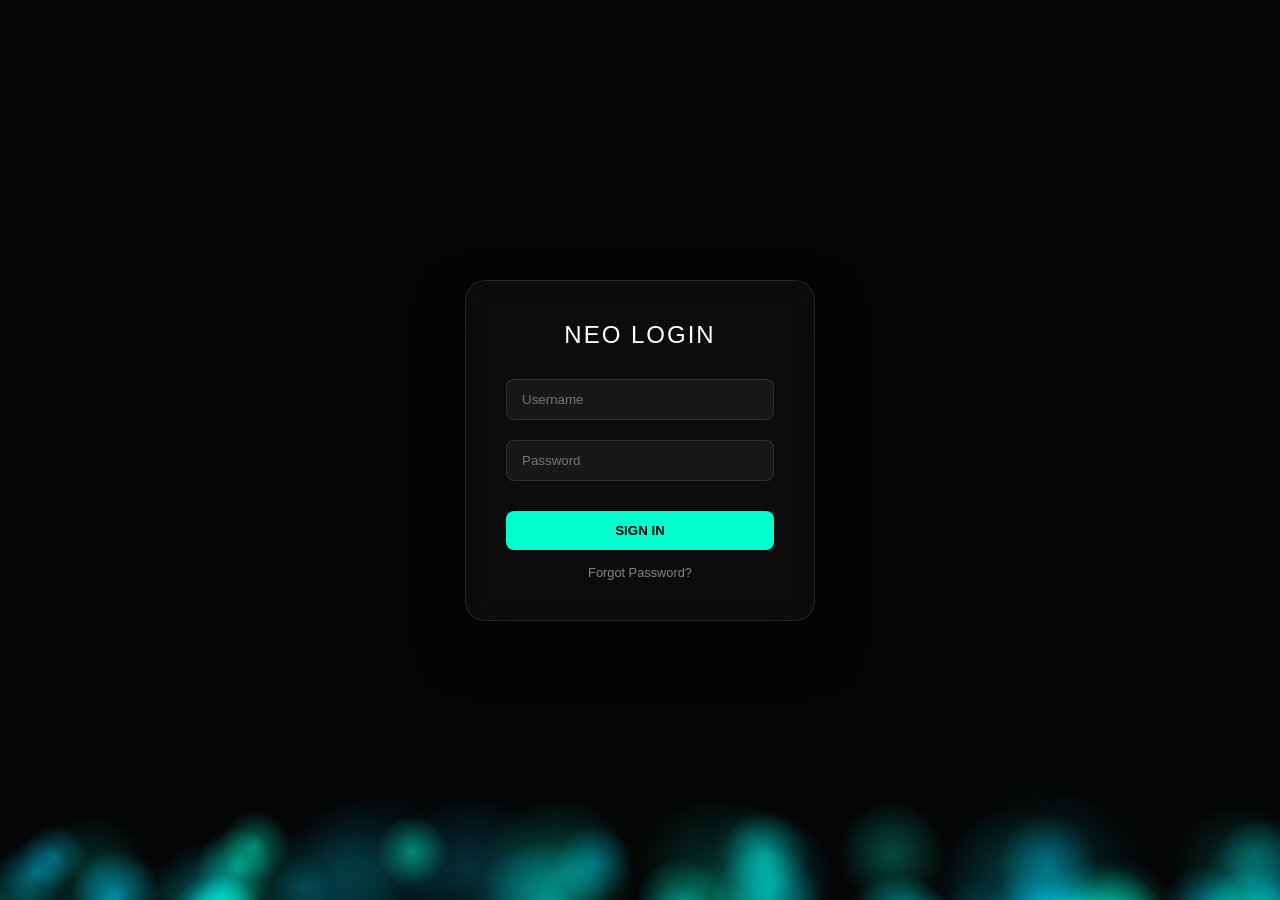
<file: test files/test1.html>
<!DOCTYPE html>
<html lang="en">
<head>
    <meta charset="UTF-8">
    <meta name="viewport" content="width=device-width, initial-scale=1.0">
    <title>Neo Smoke Login</title>
    <style>
        /* 1. Reset and Base Styles */
        * {
            margin: 0;
            padding: 0;
            box-sizing: border-box;
            font-family: 'Segoe UI', Tahoma, Geneva, Verdana, sans-serif;
        }

        body {
            background: #050505;
            height: 100vh;
            width: 100vw;
            display: flex;
            justify-content: center;
            align-items: center;
            overflow: hidden;
        }

        /* 2. Background Canvas */
        #smokeCanvas {
            position: absolute;
            top: 0;
            left: 0;
            width: 100%;
            height: 100%;
            z-index: 1;
        }

        /* 3. Neo Glassmorphism Login Box */
        .login-card {
            position: relative;
            z-index: 10;
            background: rgba(255, 255, 255, 0.03);
            backdrop-filter: blur(15px);
            -webkit-backdrop-filter: blur(15px);
            border: 1px solid rgba(255, 255, 255, 0.1);
            padding: 40px;
            border-radius: 20px;
            width: 350px;
            box-shadow: 0 25px 50px rgba(0, 0, 0, 0.5);
            text-align: center;
        }

        h2 {
            color: #fff;
            margin-bottom: 30px;
            letter-spacing: 2px;
            text-transform: uppercase;
            font-weight: 300;
        }

        .input-group {
            margin-bottom: 20px;
        }

        input {
            width: 100%;
            padding: 12px 15px;
            background: rgba(255, 255, 255, 0.05);
            border: 1px solid rgba(255, 255, 255, 0.1);
            border-radius: 8px;
            color: #fff;
            outline: none;
            transition: 0.3s;
        }

        input:focus {
            border-color: #00ffcc;
            box-shadow: 0 0 10px rgba(0, 255, 204, 0.3);
        }

        button {
            width: 100%;
            padding: 12px;
            margin-top: 10px;
            border: none;
            border-radius: 8px;
            background: #00ffcc;
            color: #000;
            font-weight: bold;
            cursor: pointer;
            transition: 0.3s;
            text-transform: uppercase;
        }

        button:hover {
            background: #00cca3;
            transform: translateY(-2px);
            box-shadow: 0 5px 15px rgba(0, 255, 204, 0.4);
        }

        a {
            display: block;
            margin-top: 15px;
            color: rgba(255, 255, 255, 0.5);
            text-decoration: none;
            font-size: 0.8rem;
        }

        a:hover { color: #00ffcc; }
    </style>
</head>
<body>

    <canvas id="smokeCanvas"></canvas>

    <div class="login-card">
        <h2>Neo Login</h2>
        <div class="input-group">
            <input type="text" placeholder="Username" required>
        </div>
        <div class="input-group">
            <input type="password" placeholder="Password" required>
        </div>
        <button type="submit">Sign In</button>
        <a href="#">Forgot Password?</a>
    </div>

    <script>
        const canvas = document.getElementById('smokeCanvas');
        const ctx = canvas.getContext('2d');

        let particles = [];
        const particleCount = 80;

        function resize() {
            canvas.width = window.innerWidth;
            canvas.height = window.innerHeight;
        }

        window.addEventListener('resize', resize);
        resize();

        class Particle {
            constructor() {
                this.init();
            }

            init() {
                this.x = Math.random() * canvas.width;
                this.y = canvas.height + Math.random() * 100;
                this.size = Math.random() * 60 + 20;
                this.speedY = Math.random() * 0.8 + 0.4;
                this.speedX = (Math.random() - 0.5) * 1;
                this.opacity = Math.random() * 0.5 + 0.1;
                // Neo Palette: Cyan to Teal
                this.hue = Math.random() > 0.5 ? 170 : 190; 
            }

            update() {
                this.y -= this.speedY;
                this.x += this.speedX;
                this.size += 0.15;
                this.opacity -= 0.003;

                if (this.opacity <= 0 || this.y < -this.size) {
                    this.init();
                }
            }

            draw() {
                ctx.beginPath();
                // Radial gradient for soft smoke feel
                let gradient = ctx.createRadialGradient(
                    this.x, this.y, 0, 
                    this.x, this.y, this.size
                );
                gradient.addColorStop(0, `hsla(${this.hue}, 100%, 50%, ${this.opacity})`);
                gradient.addColorStop(1, `hsla(${this.hue}, 100%, 50%, 0)`);
                
                ctx.fillStyle = gradient;
                ctx.arc(this.x, this.y, this.size, 0, Math.PI * 2);
                ctx.fill();
            }
        }

        function setup() {
            for (let i = 0; i < particleCount; i++) {
                particles.push(new Particle());
            }
        }

        function animate() {
            // Clears canvas while keeping a slight blur trail
            ctx.clearRect(0, 0, canvas.width, canvas.height);
            
            // "lighter" mode makes overlapping smoke look like glowing neon
            ctx.globalCompositeOperation = 'lighter';

            particles.forEach(p => {
                p.update();
                p.draw();
            });

            requestAnimationFrame(animate);
        }

        setup();
        animate();
    </script>
</body>
</html>
</file>
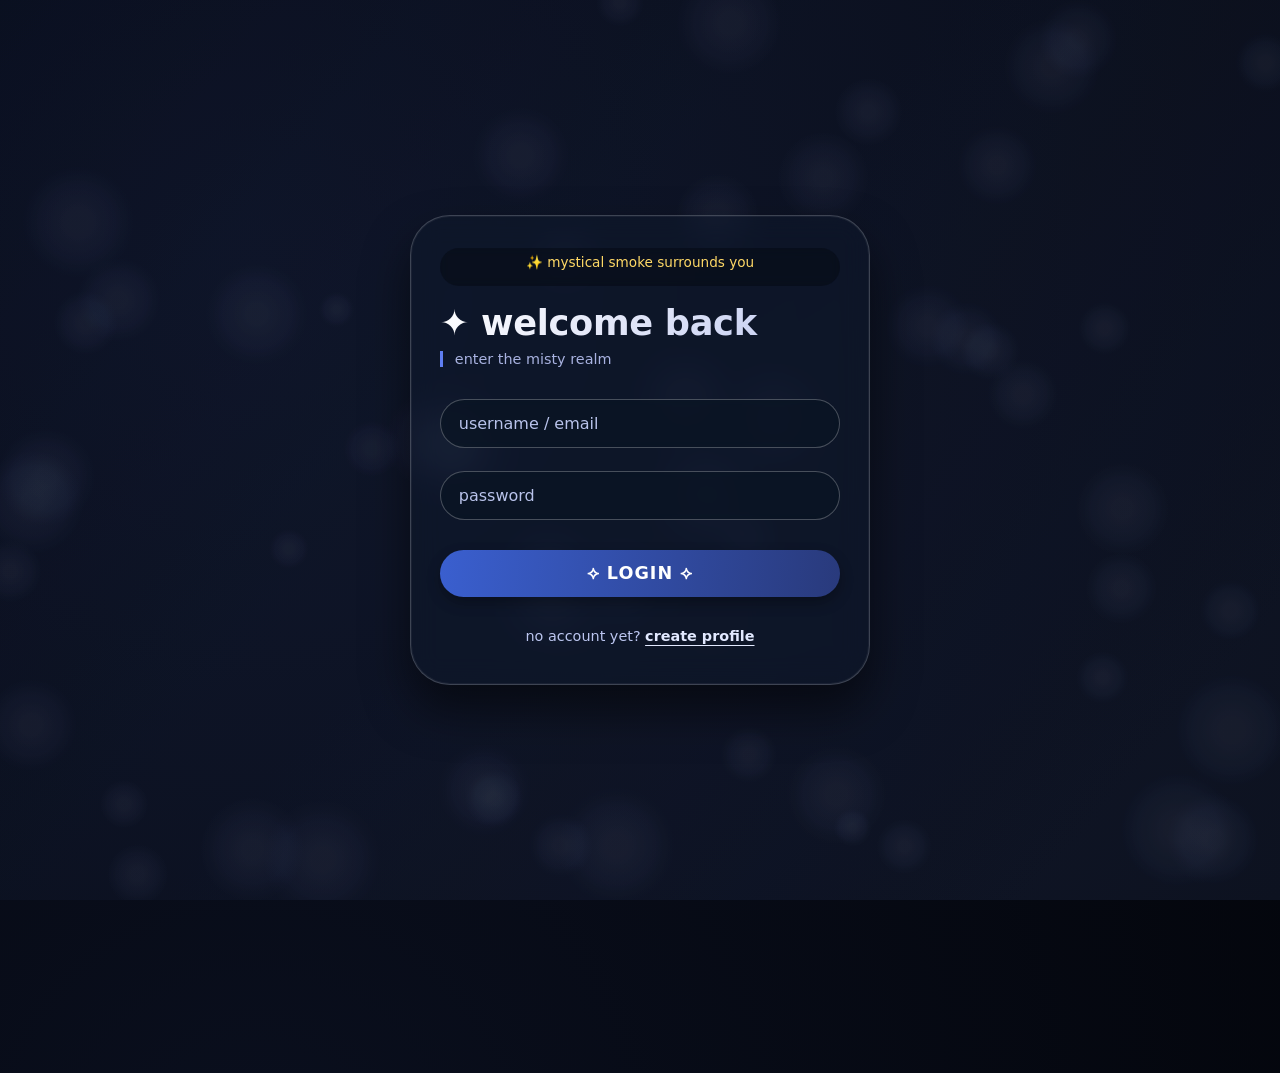
<file: test files/test@.html>
<!DOCTYPE html>
<html lang="en">
<head>
  <meta charset="UTF-8">
  <meta name="viewport" content="width=device-width, initial-scale=1.0, user-scalable=no">
  <title>Smoke Effect | Nebula Login & Register</title>
  <style>
    * {
      margin: 0;
      padding: 0;
      box-sizing: border-box;
      font-family: 'Poppins', 'Segoe UI', system-ui, sans-serif;
    }

    body {
      min-height: 100vh;
      background: radial-gradient(circle at 20% 30%, #0a0f1e, #03050b);
      display: flex;
      align-items: center;
      justify-content: center;
      overflow-x: hidden;
      position: relative;
    }

    /* smoke canvas background - wispy, animated fog */
    #smoke-canvas {
      position: fixed;
      top: 0;
      left: 0;
      width: 100%;
      height: 100%;
      pointer-events: none;
      z-index: 1;
      opacity: 0.65;
      mix-blend-mode: screen;
    }

    /* glassmorphic card container */
    .glass-panel {
      position: relative;
      z-index: 10;
      background: rgba(15, 25, 45, 0.45);
      backdrop-filter: blur(14px);
      border-radius: 2.5rem;
      border: 1px solid rgba(255, 255, 255, 0.2);
      box-shadow: 0 25px 45px rgba(0, 0, 0, 0.5), 0 0 0 1px rgba(255, 255, 255, 0.05) inset;
      width: 460px;
      max-width: 92%;
      padding: 2rem 1.8rem 2.5rem;
      transition: all 0.3s ease;
    }

    /* form wrapper animation */
    .form-container {
      transition: opacity 0.45s cubic-bezier(0.2, 0.9, 0.4, 1.1), transform 0.45s cubic-bezier(0.2, 0.9, 0.4, 1.1);
    }

    .fade-slide {
      opacity: 1;
      transform: translateY(0);
    }

    .fade-slide.hide {
      opacity: 0;
      transform: translateY(18px);
      pointer-events: none;
      position: absolute;
    }

    h2 {
      font-size: 2.2rem;
      font-weight: 600;
      background: linear-gradient(135deg, #ffffff, #bfc9f0);
      background-clip: text;
      -webkit-background-clip: text;
      color: transparent;
      letter-spacing: -0.3px;
      margin-bottom: 0.5rem;
    }

    .sub {
      color: #a8b2e0;
      font-weight: 400;
      font-size: 0.9rem;
      margin-bottom: 2rem;
      border-left: 3px solid #5f7ef2;
      padding-left: 12px;
    }

    .input-group {
      margin-bottom: 1.4rem;
    }

    .input-group input {
      width: 100%;
      background: rgba(10, 20, 35, 0.65);
      border: 1px solid rgba(255, 255, 255, 0.25);
      padding: 14px 18px;
      border-radius: 60px;
      font-size: 1rem;
      color: white;
      outline: none;
      transition: all 0.25s;
      backdrop-filter: blur(4px);
    }

    .input-group input:focus {
      border-color: #8aa3ff;
      box-shadow: 0 0 12px rgba(100, 130, 255, 0.3);
      background: rgba(20, 35, 55, 0.8);
    }

    .input-group input::placeholder {
      color: #b9c3eb;
      font-weight: 300;
    }

    button {
      width: 100%;
      background: linear-gradient(95deg, #3a5fcf, #293a7c);
      border: none;
      padding: 13px;
      border-radius: 60px;
      font-size: 1.1rem;
      font-weight: 600;
      color: white;
      cursor: pointer;
      transition: 0.2s;
      margin-top: 8px;
      letter-spacing: 1px;
      box-shadow: 0 6px 14px rgba(0, 0, 0, 0.3);
    }

    button:hover {
      transform: scale(0.98);
      background: linear-gradient(95deg, #4f72e0, #2e4085);
      box-shadow: 0 0 10px #5f7ef2aa;
    }

    .toggle-text {
      text-align: center;
      margin-top: 1.9rem;
      font-size: 0.9rem;
      color: #bcc6f0;
    }

    .toggle-link {
      color: #e2e9ff;
      font-weight: 600;
      cursor: pointer;
      text-decoration: underline;
      text-underline-offset: 4px;
      transition: 0.2s;
    }

    .toggle-link:hover {
      color: white;
      text-shadow: 0 0 3px #8aa3ff;
    }

    .message-area {
      margin-bottom: 1rem;
      font-size: 0.85rem;
      text-align: center;
      min-height: 38px;
      color: #ffd966;
      font-weight: 400;
      background: rgba(0, 0, 0, 0.3);
      border-radius: 40px;
      padding: 6px 12px;
      backdrop-filter: blur(4px);
    }

    /* subtle smoke outlines */
    @keyframes glowPulse {
      0% { border-color: rgba(255,255,240,0.1);}
      100% { border-color: rgba(255,255,240,0.3);}
    }

    @media (max-width: 500px) {
      .glass-panel {
        padding: 1.5rem;
      }
      h2 {
        font-size: 1.8rem;
      }
    }
  </style>
</head>
<body>

  <canvas id="smoke-canvas"></canvas>

  <div class="glass-panel">
    <!-- Dynamic message for feedback -->
    <div class="message-area" id="statusMsg">✨ mystical smoke surrounds you</div>

    <!-- LOGIN FORM -->
    <div id="loginForm" class="form-container fade-slide">
      <h2>✦ welcome back</h2>
      <div class="sub">enter the misty realm</div>
      <div class="input-group">
        <input type="text" id="loginUsername" placeholder="username / email" autocomplete="username">
      </div>
      <div class="input-group">
        <input type="password" id="loginPassword" placeholder="password" autocomplete="current-password">
      </div>
      <button id="loginBtn">⟡ LOGIN ⟡</button>
      <div class="toggle-text">
        no account yet? <span class="toggle-link" id="showRegisterLink">create profile</span>
      </div>
    </div>

    <!-- REGISTER FORM (initially hidden but in dom) -->
    <div id="registerForm" class="form-container fade-slide hide">
      <h2>✧ join the fog</h2>
      <div class="sub">become part of the smoke</div>
      <div class="input-group">
        <input type="text" id="regUsername" placeholder="choose username" autocomplete="off">
      </div>
      <div class="input-group">
        <input type="email" id="regEmail" placeholder="email address" autocomplete="off">
      </div>
      <div class="input-group">
        <input type="password" id="regPassword" placeholder="create password" autocomplete="new-password">
      </div>
      <button id="registerBtn">✧ REGISTER ✧</button>
      <div class="toggle-text">
        already have an account? <span class="toggle-link" id="showLoginLink">return to login</span>
      </div>
    </div>
  </div>

  <script>
    (function() {
      // ---------- SMOKE EFFECT CANVAS (procedural fluid-like wisps) ----------
      const canvas = document.getElementById('smoke-canvas');
      let ctx = canvas.getContext('2d');
      let width, height;
      let particles = [];
      let animationId;
      
      // Resize handler
      function resizeCanvas() {
        width = window.innerWidth;
        height = window.innerHeight;
        canvas.width = width;
        canvas.height = height;
        if (ctx) {
          ctx.fillStyle = '#03050b';
          ctx.fillRect(0, 0, width, height);
        }
      }
      
      // smoke particle: soft circles with drift and life, blending
      class SmokeParticle {
        constructor(x, y, radius, speedX, speedY, alpha, growth, color) {
          this.x = x;
          this.y = y;
          this.radius = radius;
          this.speedX = speedX;
          this.speedY = speedY;
          this.alpha = alpha;
          this.growth = growth;   // slowly shrink or grow
          this.color = color || `rgba(180, 200, 255, ${alpha})`;
          this.life = 1.0;        // full life
          this.decay = 0.002 + Math.random() * 0.003;
        }
        
        update() {
          this.x += this.speedX;
          this.y += this.speedY;
          this.radius += this.growth;
          this.life -= this.decay;
          this.alpha = Math.min(0.38, this.life * 0.45);
          // keep radius within pleasing range
          if (this.radius < 4) this.radius = 4;
          if (this.radius > 95) this.radius = 95;
          // wrap around edges with smooth drift? but smoke better fade and reset
          // but we will just return false if dead
          return this.life > 0.03;
        }
        
        draw(context) {
          context.save();
          context.globalAlpha = this.alpha * 0.7;
          context.beginPath();
          // radial gradient for soft wispy look
          const grd = context.createRadialGradient(this.x, this.y, this.radius * 0.2, this.x, this.y, this.radius);
          grd.addColorStop(0, `rgba(210, 225, 255, ${this.alpha * 0.9})`);
          grd.addColorStop(0.6, `rgba(140, 170, 240, ${this.alpha * 0.6})`);
          grd.addColorStop(1, `rgba(90, 110, 180, 0)`);
          context.fillStyle = grd;
          context.arc(this.x, this.y, this.radius, 0, Math.PI * 2);
          context.fill();
          context.restore();
        }
      }
      
      let smokeParticles = [];
      let lastTimestamp = 0;
      
      function initSmokeEnvironment() {
        // create 40 initial random smoke blobs
        for (let i = 0; i < 55; i++) {
          addRandomSmokeParticle();
        }
      }
      
      function addRandomSmokeParticle() {
        const radius = 18 + Math.random() * 42;
        const x = Math.random() * width;
        const y = Math.random() * height;
        const speedX = (Math.random() - 0.5) * 0.35;
        const speedY = (Math.random() - 0.5) * 0.18 - 0.08; // slight upward drift
        const alpha = 0.15 + Math.random() * 0.25;
        const growth = (Math.random() - 0.5) * 0.08;
        const particle = new SmokeParticle(x, y, radius, speedX, speedY, alpha, growth);
        smokeParticles.push(particle);
      }
      
      function updateSmoke() {
        for (let i = 0; i < smokeParticles.length; i++) {
          const alive = smokeParticles[i].update();
          if (!alive) {
            smokeParticles.splice(i, 1);
            i--;
          }
        }
        // keep particle count between 45 and 80 for rich smoke effect
        if (smokeParticles.length < 48) {
          for (let i = 0; i < 3; i++) addRandomSmokeParticle();
        } else if (smokeParticles.length > 90) {
          smokeParticles.splice(0, smokeParticles.length - 80);
        }
      }
      
      function drawSmoke() {
        if (!ctx) return;
        ctx.clearRect(0, 0, width, height);
        // dark background gradient to enhance smokey white-blue wisps
        const gradBg = ctx.createLinearGradient(0, 0, width*0.8, height);
        gradBg.addColorStop(0, '#03050b');
        gradBg.addColorStop(1, '#101624');
        ctx.fillStyle = gradBg;
        ctx.fillRect(0, 0, width, height);
        
        // draw all smoke particles with blend mode
        ctx.globalCompositeOperation = 'lighter';
        for (let p of smokeParticles) {
          p.draw(ctx);
        }
        ctx.globalCompositeOperation = 'source-over';
        // extra soft haze overlay
        ctx.fillStyle = 'rgba(5, 8, 20, 0.2)';
        ctx.fillRect(0, 0, width, height);
      }
      
      function animateSmoke(timestamp) {
        updateSmoke();
        drawSmoke();
        animationId = requestAnimationFrame(animateSmoke);
      }
      
      function startSmoke() {
        resizeCanvas();
        initSmokeEnvironment();
        animateSmoke();
      }
      
      window.addEventListener('resize', () => {
        resizeCanvas();
        // optional: clear particles on extreme resize? but keep and reposition? just adjust canvas size, particles may go out of bounds but still fine - nice drifting
      });
      
      // ---------------- LOGIC: LOGIN / REGISTER with Demo persistence (localStorage mock) ----------------
      // simple in-memory store for demo (smoke theme)
      let users = [];
      
      // load dummy data if empty
      function loadUserData() {
        const stored = localStorage.getItem('smoke_realm_users');
        if (stored) {
          try {
            users = JSON.parse(stored);
          } catch(e) { users = []; }
        }
        if (!users || users.length === 0) {
          // default demo account
          users = [
            { username: 'smokewalker', email: 'smoke@mist.com', password: 'mist123' },
            { username: 'ember', email: 'ember@fog.com', password: 'emberpass' }
          ];
          saveUsers();
        }
      }
      
      function saveUsers() {
        localStorage.setItem('smoke_realm_users', JSON.stringify(users));
      }
      
      // helper to show status message with smoke style
      const statusDiv = document.getElementById('statusMsg');
      function setMessage(msg, isError = false) {
        statusDiv.innerHTML = isError ? `🌫️ ${msg}` : `✨ ${msg}`;
        statusDiv.style.color = isError ? '#ffbb88' : '#cae9ff';
        setTimeout(() => {
          if (statusDiv.innerHTML.includes(msg)) {
            // optional soft reset after 2.8s but only if not overwritten
            if (statusDiv.innerHTML === `✨ ${msg}` || statusDiv.innerHTML === `🌫️ ${msg}`) {
              // but don't delete if new msg appeared
            }
          }
        }, 2800);
      }
      
      // DOM elements
      const loginContainer = document.getElementById('loginForm');
      const registerContainer = document.getElementById('registerForm');
      const showRegisterLink = document.getElementById('showRegisterLink');
      const showLoginLink = document.getElementById('showLoginLink');
      const loginBtn = document.getElementById('loginBtn');
      const registerBtn = document.getElementById('registerBtn');
      
      // Input fields
      const loginUsername = document.getElementById('loginUsername');
      const loginPassword = document.getElementById('loginPassword');
      const regUsername = document.getElementById('regUsername');
      const regEmail = document.getElementById('regEmail');
      const regPassword = document.getElementById('regPassword');
      
      function switchToLogin() {
        loginContainer.classList.remove('hide');
        registerContainer.classList.add('hide');
        setMessage('enter the veil of smoke ...', false);
        // clear inputs (optional but friendly)
        loginUsername.value = '';
        loginPassword.value = '';
      }
      
      function switchToRegister() {
        registerContainer.classList.remove('hide');
        loginContainer.classList.add('hide');
        setMessage('carve your sigil into the mist', false);
        regUsername.value = '';
        regEmail.value = '';
        regPassword.value = '';
      }
      
      showRegisterLink.addEventListener('click', switchToRegister);
      showLoginLink.addEventListener('click', switchToLogin);
      
      // Registration logic
      function handleRegister() {
        const username = regUsername.value.trim();
        const email = regEmail.value.trim();
        const password = regPassword.value.trim();
        
        if (!username || !email || !password) {
          setMessage('All fields required in the smoky realm', true);
          return;
        }
        if (password.length < 4) {
          setMessage('Password must be at least 4 characters', true);
          return;
        }
        if (!email.includes('@') || !email.includes('.')) {
          setMessage('email must be valid (contains @ and .)', true);
          return;
        }
        // check if username or email exists
        const userExists = users.find(u => u.username === username);
        if (userExists) {
          setMessage(`Username "${username}" already claimed in the fog`, true);
          return;
        }
        const emailExists = users.find(u => u.email === email);
        if (emailExists) {
          setMessage('Email already registered, try another', true);
          return;
        }
        
        users.push({ username, email, password });
        saveUsers();
        setMessage(`✓ Registered successfully! now login, ${username}`, false);
        // auto switch to login after 1 sec
        setTimeout(() => {
          switchToLogin();
          // prefill username?
          loginUsername.value = username;
          loginPassword.value = '';
          setMessage('now enter your password to login', false);
        }, 1200);
      }
      
      // Login logic
      function handleLogin() {
        const usernameOrEmail = loginUsername.value.trim();
        const pwd = loginPassword.value.trim();
        if (!usernameOrEmail || !pwd) {
          setMessage('Please fill both username/email and password', true);
          return;
        }
        const foundUser = users.find(user => 
          (user.username === usernameOrEmail || user.email === usernameOrEmail) && user.password === pwd
        );
        if (foundUser) {
          setMessage(`Welcome back, ${foundUser.username} · smoke swirls around you`, false);
          // extra effect: add burst of smoke particles from mouse? but canvas fun
          createLoginSmokeBurst();
          // reset fields after success feel
          setTimeout(() => {
            setMessage('login successful — (demo experience)', false);
          }, 1500);
        } else {
          setMessage('Invalid credentials, check your misty whispers', true);
        }
      }
      
      // visual burst: add many particles around center for smoke effect on login success
      function createLoginSmokeBurst() {
        if (!width || !height) return;
        const centerX = width / 2;
        const centerY = height / 2;
        for (let i = 0; i < 28; i++) {
          const angle = Math.random() * Math.PI * 2;
          const dist = 40 + Math.random() * 120;
          const x = centerX + Math.cos(angle) * dist;
          const y = centerY + Math.sin(angle) * dist * 0.6;
          const radius = 20 + Math.random() * 45;
          const speedX = (Math.random() - 0.5) * 0.9;
          const speedY = (Math.random() - 0.5) * 0.5 - 0.2;
          const alpha = 0.4;
          const growth = (Math.random() - 0.5) * 0.1;
          const burstParticle = new SmokeParticle(x, y, radius, speedX, speedY, alpha, growth);
          smokeParticles.push(burstParticle);
        }
        // also add some wisps floating upward
        for (let i = 0; i < 12; i++) {
          addRandomSmokeParticle();
        }
      }
      
      // attach events
      loginBtn.addEventListener('click', handleLogin);
      registerBtn.addEventListener('click', handleRegister);
      
      // pressing enter on key fields
      const inputs = [loginUsername, loginPassword, regUsername, regEmail, regPassword];
      inputs.forEach(input => {
        if (input) {
          input.addEventListener('keypress', (e) => {
            if (e.key === 'Enter') {
              e.preventDefault();
              if (loginContainer && !loginContainer.classList.contains('hide')) {
                handleLogin();
              } else if (registerContainer && !registerContainer.classList.contains('hide')) {
                handleRegister();
              }
            }
          });
        }
      });
      
      // init data & start canvas smoke
      loadUserData();
      startSmoke();
      
      // animate extra micro particles from mouse movement (ethereal smoke trail)
      let mouseTimeout;
      function onMouseMove(e) {
        if (!width || !height) return;
        const x = e.clientX;
        const y = e.clientY;
        // add tiny wisp occasionally
        if (Math.random() < 0.35) {
          const radius = 8 + Math.random() * 24;
          const speedX = (Math.random() - 0.5) * 0.25;
          const speedY = (Math.random() - 0.5) * 0.2 - 0.05;
          const alpha = 0.2 + Math.random() * 0.2;
          const particle = new SmokeParticle(x, y, radius, speedX, speedY, alpha, 0.02);
          smokeParticles.push(particle);
          // limit total particles to avoid overkill
          if (smokeParticles.length > 130) smokeParticles.splice(0, 25);
        }
      }
      
      window.addEventListener('mousemove', onMouseMove);
      
      // small interval to ensure smoke density stays organic
      setInterval(() => {
        if (smokeParticles.length < 55) {
          for(let i=0;i<2;i++) addRandomSmokeParticle();
        }
      }, 1800);
    })();
  </script>
</body>
</html>
</file>
